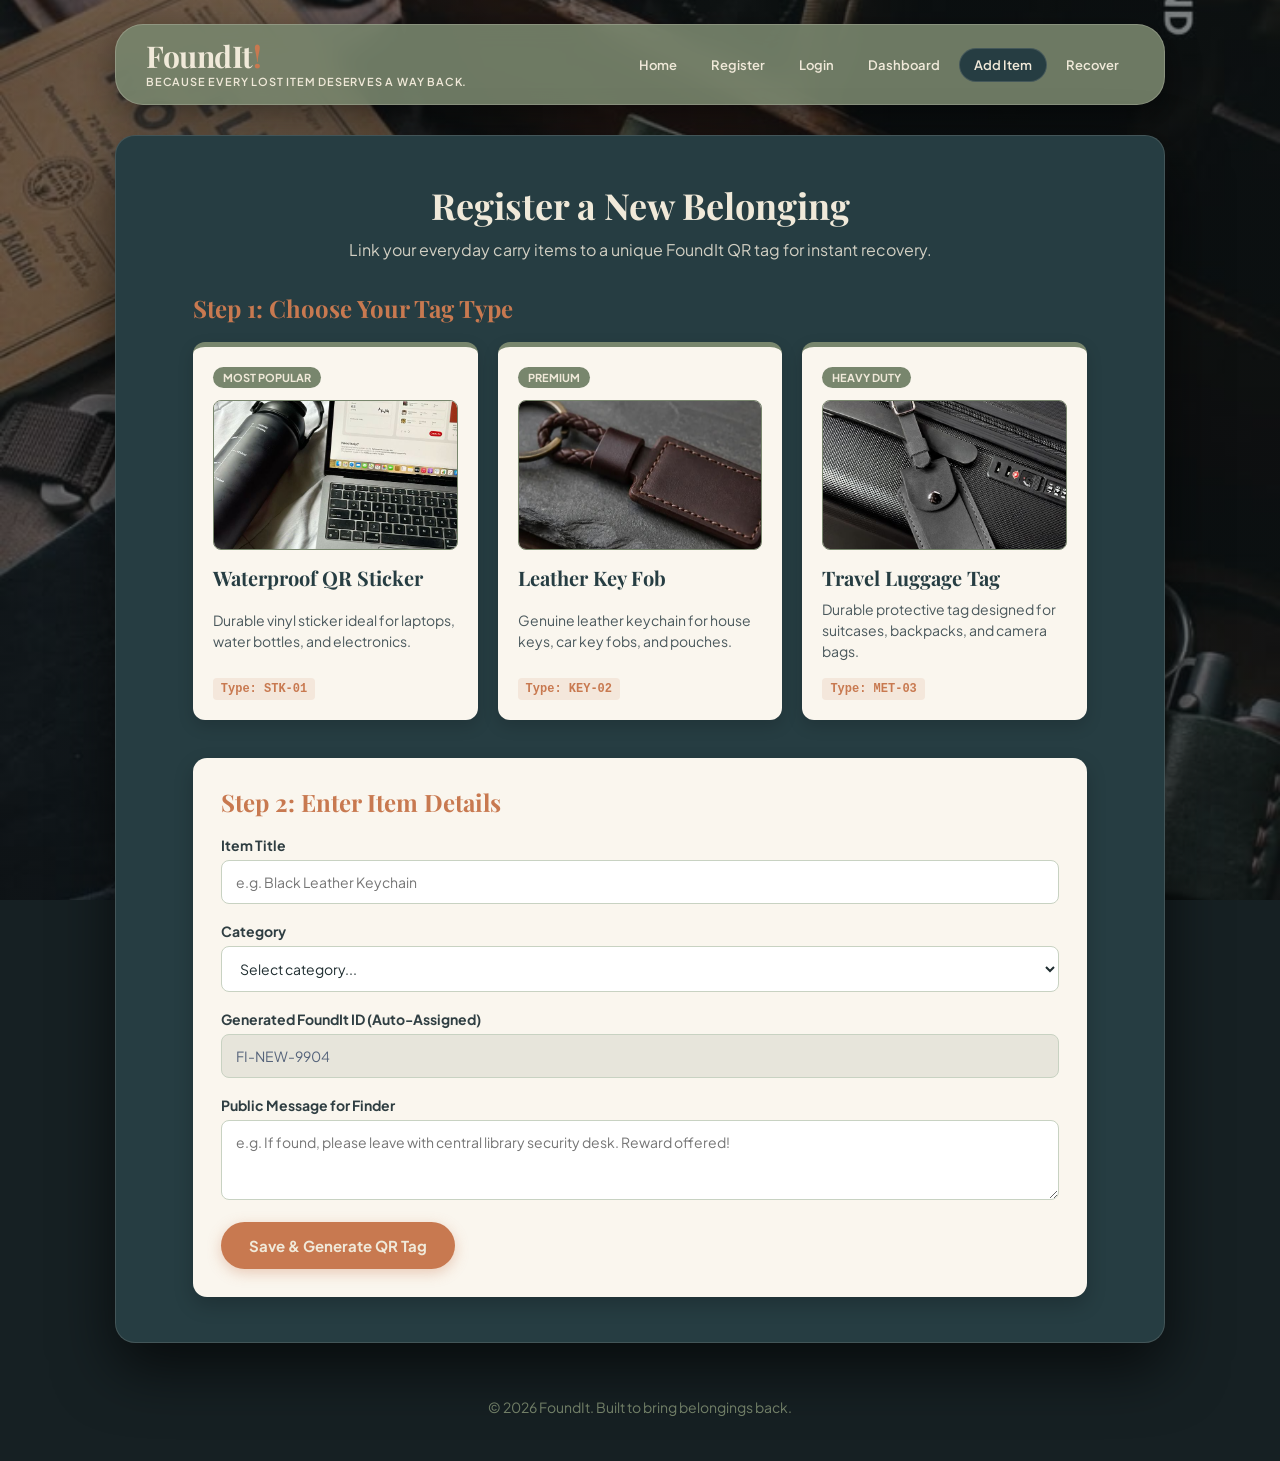
<file: add-item.html>
<!DOCTYPE html>
<html lang="en">
<head>
    <meta charset="UTF-8">
    <meta name="viewport" content="width=device-width, initial-scale=1.0">
    <title>FoundIt | Register New Item</title>
    <link rel="stylesheet" href="global.css">
    <link rel="stylesheet" href="add-item.css">
</head>
<body>

    <header>
        <div class="brand-group">
            <h1 id="logo">FoundIt<span>!</span></h1>
            <p class="tagline">Because every lost item deserves a way back.</p>
        </div>

        <nav>
            <a href="index.html">Home</a>
            <a href="register.html">Register</a>
            <a href="login.html">Login</a>
            <a href="dashboard.html">Dashboard</a>
            <a href="add-item.html" class="active">Add Item</a>
            <a href="recover.html">Recover</a>
        </nav>
    </header>

    <main>
        <section class="page-intro">
            <h2>Register a New Belonging</h2>
            <p>Link your everyday carry items to a unique FoundIt QR tag for instant recovery.</p>
        </section>

        <section class="tag-selection-section">
            <h3>Step 1: Choose Your Tag Type</h3>
            <div class="tag-grid">
                
                <figure class="tag-card">
                    <span class="tag-badge">Most Popular</span>
                    <img src="tag1.jpg" alt="Waterproof QR Sticker on laptop and water bottle">
                    <figcaption>
                        <h4>Waterproof QR Sticker</h4>
                        <p>Durable vinyl sticker ideal for laptops, water bottles, and electronics.</p>
                        <span class="tag-code">Type: STK-01</span>
                    </figcaption>
                </figure>

                <figure class="tag-card">
                    <span class="tag-badge">Premium</span>
                    <img src="tag2.jpg" alt="Leather Key Fob keychain">
                    <figcaption>
                        <h4>Leather Key Fob</h4>
                        <p>Genuine leather keychain for house keys, car key fobs, and pouches.</p>
                        <span class="tag-code">Type: KEY-02</span>
                    </figcaption>
                </figure>

                <figure class="tag-card">
                    <span class="tag-badge">Heavy Duty</span>
                    <img src="tag3.jpg" alt="Travel luggage tag attached to suitcase">
                    <figcaption>
                        <h4>Travel Luggage Tag</h4>
                        <p>Durable protective tag designed for suitcases, backpacks, and camera bags.</p>
                        <span class="tag-code">Type: MET-03</span>
                    </figcaption>
                </figure>

            </div>
        </section>

        <section class="form-section">
            <h3>Step 2: Enter Item Details</h3>
            <form action="dashboard.html" method="get">
                
                <label for="item-title">Item Title</label>
                <input type="text" id="item-title" name="item-title" 
                       placeholder="e.g. Black Leather Keychain" required minlength="3">

                <label for="item-category">Category</label>
                <select id="item-category" name="item-category" required>
                    <option value="" disabled selected>Select category...</option>
                    <option value="keys">Keys &amp; Keychains</option>
                    <option value="wallets">Wallets &amp; Bags</option>
                    <option value="electronics">Electronics &amp; Audio</option>
                    <option value="documents">IDs &amp; Cards</option>
                </select>

                <label for="assigned-id">Generated FoundIt ID (Auto-Assigned)</label>
                <input type="text" id="assigned-id" name="assigned-id" 
                       value="FI-NEW-9904" readonly>

                <label for="recovery-note">Public Message for Finder</label>
                <textarea id="recovery-note" name="recovery-note" rows="3" 
                          placeholder="e.g. If found, please leave with central library security desk. Reward offered!"></textarea>

                <button type="submit" class="submit-btn">Save &amp; Generate QR Tag</button>

            </form>
        </section>
    </main>

    <footer>
        <p>&copy; 2026 FoundIt. Built to bring belongings back.</p>
    </footer>

</body>
</html>
</file>
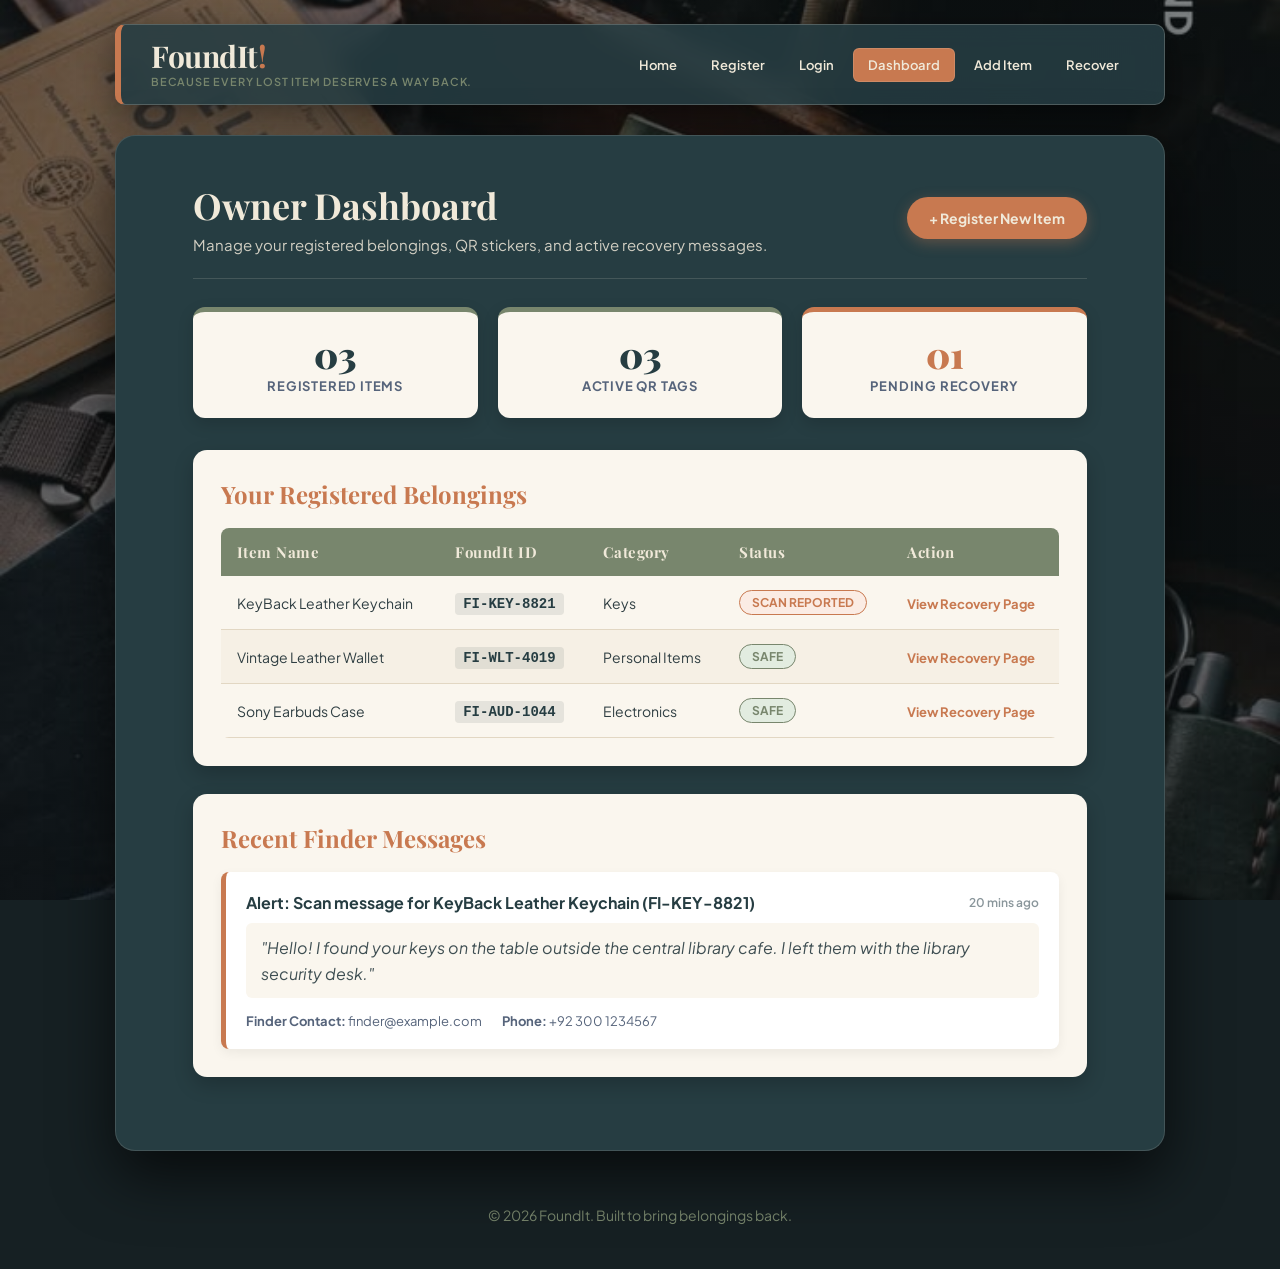
<file: dashboard.html>
<!DOCTYPE html>
<html lang="en">
<head>
    <meta charset="UTF-8">
    <meta name="viewport" content="width=device-width, initial-scale=1.0">
    <title>FoundIt | Owner Dashboard</title>
    <!-- Shared Brand Stylesheet -->
    <link rel="stylesheet" href="global.css">
    <!-- Dashboard Stylesheet -->
    <link rel="stylesheet" href="dashboard.css">
</head>
<body>

    <!-- Shared Navigation Header -->
    <header>
        <div class="brand-group">
            <h1 id="logo">FoundIt<span>!</span></h1>
            <p class="tagline">Because every lost item deserves a way back.</p>
        </div>

        
        <nav>
            <a href="index.html">Home</a>
            <a href="register.html">Register</a>
            <a href="login.html">Login</a>
            <a href="dashboard.html" class="active">Dashboard</a>
            <a href="add-item.html">Add Item</a>
            <a href="recover.html">Recover</a>
        </nav>
    </header>

    <!-- Main Content Area -->
    <main>
        <!-- Dashboard Welcome Section -->
        <section class="dashboard-header">
            <div>
                <h2>Owner Dashboard</h2>
                <p>Manage your registered belongings, QR stickers, and active recovery messages.</p>
            </div>
            <a href="add-item.html" class="add-button">+ Register New Item</a>
        </section>

        <!-- Summary Overview Cards -->
        <section class="stats-grid">
            <div class="stat-card">
                <span class="stat-number">03</span>
                <span class="stat-label">Registered Items</span>
            </div>
            <div class="stat-card">
                <span class="stat-number">03</span>
                <span class="stat-label">Active QR Tags</span>
            </div>
            <div class="stat-card highlight">
                <span class="stat-number">01</span>
                <span class="stat-label">Pending Recovery</span>
            </div>
        </section>

        <!-- Registered Belongings Table -->
        <section class="dashboard-section">
            <h3>Your Registered Belongings</h3>
            <div class="table-wrapper">
                <table>
                    <thead>
                        <tr>
                            <th>Item Name</th>
                            <th>FoundIt ID</th>
                            <th>Category</th>
                            <th>Status</th>
                            <th>Action</th>
                        </tr>
                    </thead>
                    <tbody>
                        <tr>
                            <td>KeyBack Leather Keychain</td>
                            <td><code>FI-KEY-8821</code></td>
                            <td>Keys</td>
                            <td><span class="status-badge pending">Scan Reported</span></td>
                            <td><a href="recover.html" class="table-link">View Recovery Page</a></td>
                        </tr>
                        <tr>
                            <td>Vintage Leather Wallet</td>
                            <td><code>FI-WLT-4019</code></td>
                            <td>Personal Items</td>
                            <td><span class="status-badge safe">Safe</span></td>
                            <td><a href="recover.html" class="table-link">View Recovery Page</a></td>
                        </tr>
                        <tr>
                            <td>Sony Earbuds Case</td>
                            <td><code>FI-AUD-1044</code></td>
                            <td>Electronics</td>
                            <td><span class="status-badge safe">Safe</span></td>
                            <td><a href="recover.html" class="table-link">View Recovery Page</a></td>
                        </tr>
                    </tbody>
                </table>
            </div>
        </section>

        <!-- Recent Recovery Alert Card -->
        <section class="dashboard-section">
            <h3>Recent Finder Messages</h3>
            <div class="message-card">
                <div class="message-header">
                    <h4>Alert: Scan message for KeyBack Leather Keychain (FI-KEY-8821)</h4>
                    <span class="message-time">20 mins ago</span>
                </div>
                <p class="message-body">
                    "Hello! I found your keys on the table outside the central library cafe. I left them with the library security desk."
                </p>
                <div class="message-contact">
                    <span><strong>Finder Contact:</strong> finder@example.com</span>
                    <span><strong>Phone:</strong> +92 300 1234567</span>
                </div>
            </div>
        </section>
    </main>

    <!-- Shared Footer -->
    <footer>
        <p>&copy; 2026 FoundIt. Built to bring belongings back.</p>
    </footer>

</body>
</html>
</file>
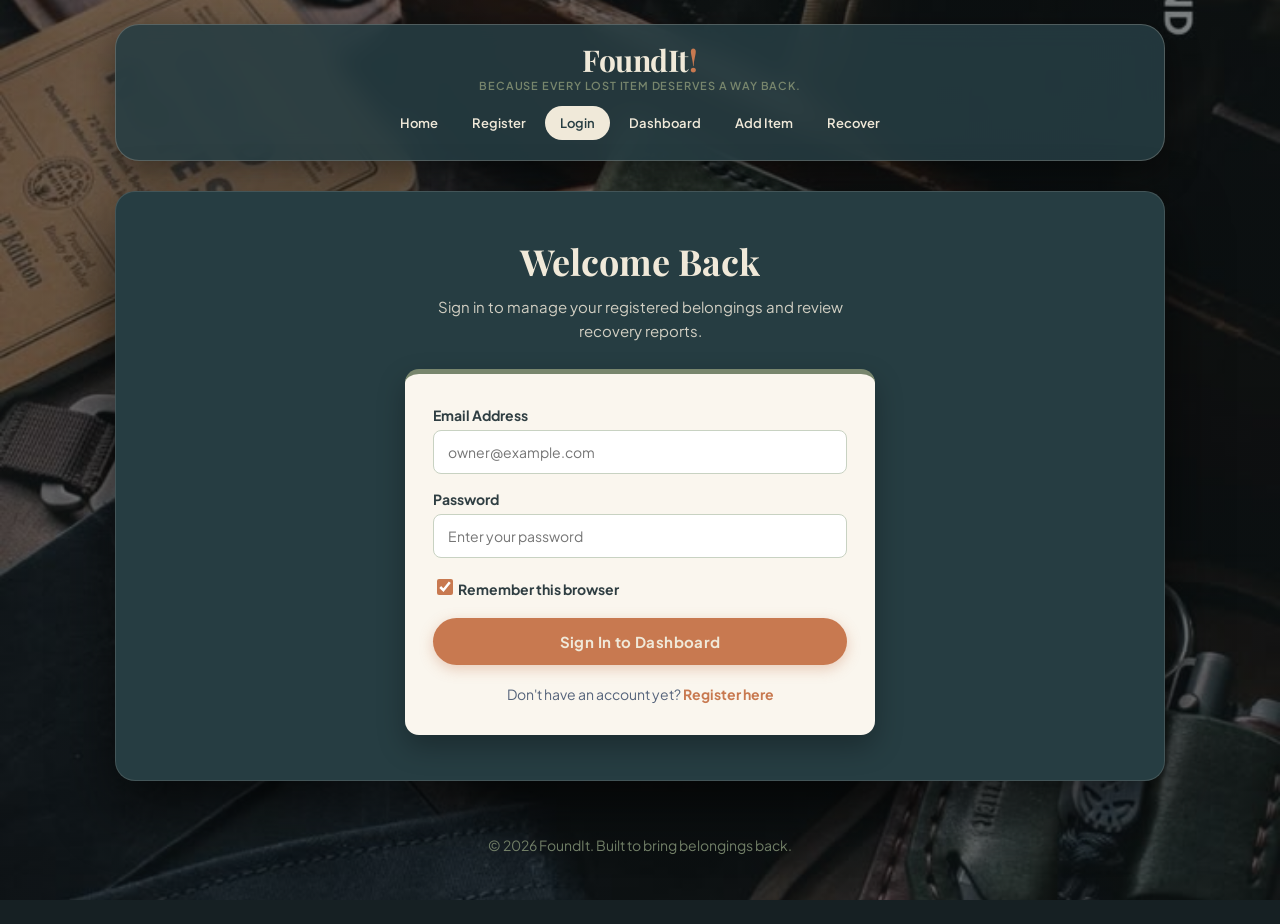
<file: login.html>
<!DOCTYPE html>
<html lang="en">
<head>
    <meta charset="UTF-8">
    <meta name="viewport" content="width=device-width, initial-scale=1.0">
    <title>FoundIt | Owner Login</title>
    <link rel="stylesheet" href="global.css">
    <link rel="stylesheet" href="auth.css">
</head>
<body>

    <header>
        <div class="brand-group">
            <h1 id="logo">FoundIt<span>!</span></h1>
            <p class="tagline">Because every lost item deserves a way back.</p>
        </div>

        <nav>
            <a href="index.html">Home</a>
            <a href="register.html">Register</a>
            <a href="login.html" class="active">Login</a>
            <a href="dashboard.html">Dashboard</a>
            <a href="add-item.html">Add Item</a>
            <a href="recover.html">Recover</a>
        </nav>
    </header>

    <main>
        <section class="auth-box">
            <div class="auth-header">
                <h2>Welcome Back</h2>
                <p>Sign in to manage your registered belongings and review recovery reports.</p>
            </div>

            <form id="login-form" action="dashboard.html" method="get" class="auth-form" novalidate>
                <label for="login-email">Email Address</label>
                <input type="email" id="login-email" name="email" 
                       placeholder="owner@example.com" required>

                <label for="login-password">Password</label>
                <input type="password" id="login-password" name="password" 
                       placeholder="Enter your password" minlength="8" required>

                <div class="form-options">
                    <label class="checkbox-label">
                        <input type="checkbox" name="remember" checked>
                        Remember this browser
                    </label>
                </div>

                <p id="login-feedback" class="form-feedback"></p>

                <button type="submit" class="auth-button">Sign In to Dashboard</button>

                <p class="auth-footer-text">
                    Don't have an account yet? <a href="register.html">Register here</a>
                </p>
            </form>
        </section>
    </main>

    <footer>
        <p>&copy; 2026 FoundIt. Built to bring belongings back.</p>
    </footer>

    <script src="login.js"></script>
</body>
</html>
</file>
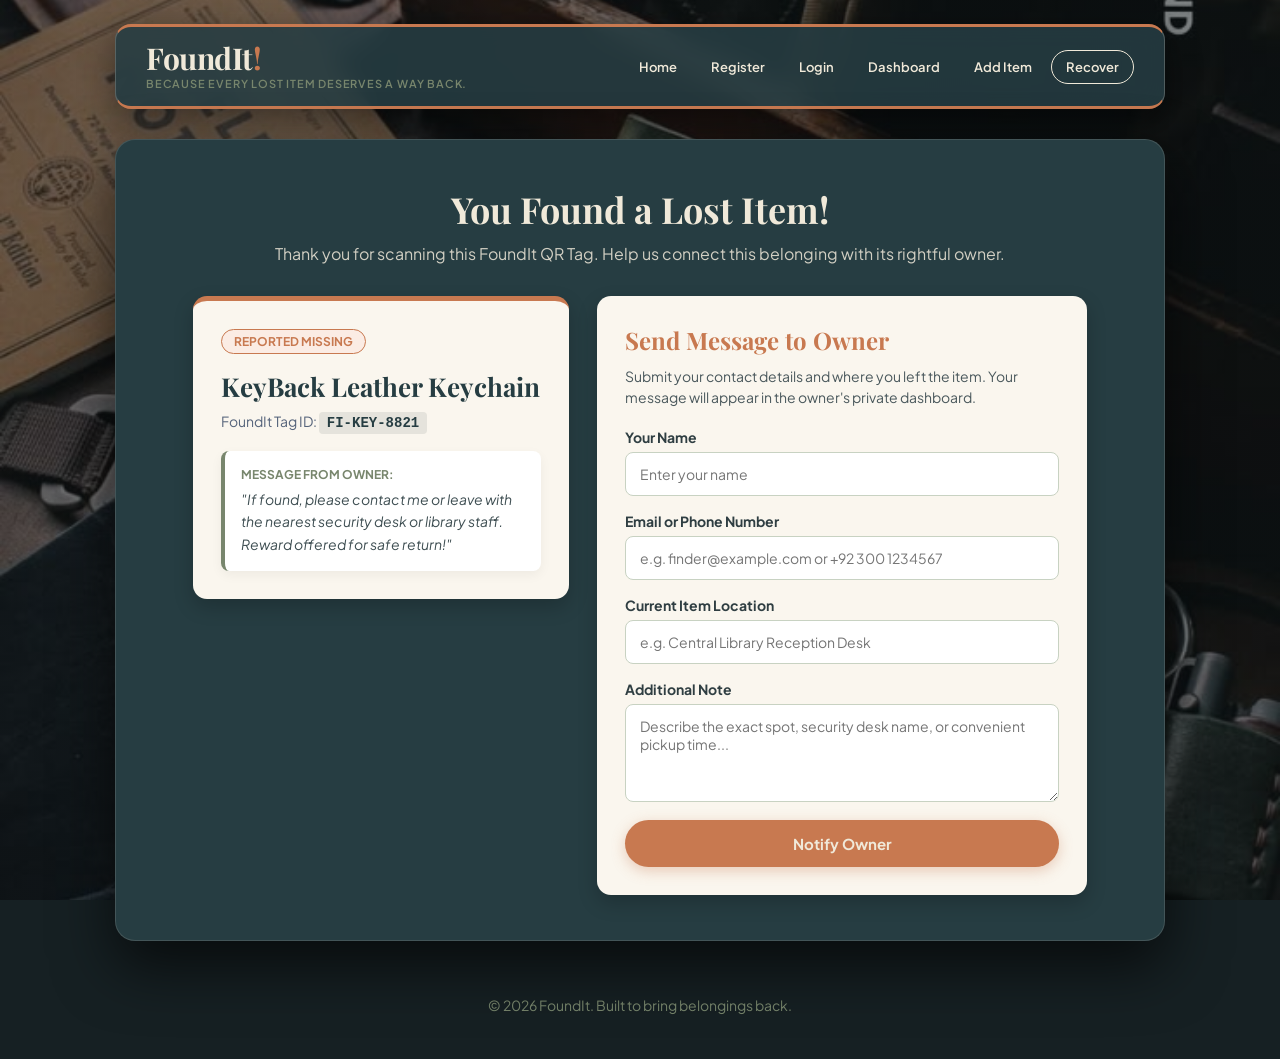
<file: recover.html>
<!DOCTYPE html>
<html lang="en">
<head>
    <meta charset="UTF-8">
    <meta name="viewport" content="width=device-width, initial-scale=1.0">
    <title>FoundIt | Public Item Recovery</title>
    <link rel="stylesheet" href="global.css">
    <link rel="stylesheet" href="recover.css">
</head>
<body>

    <header>
        <div class="brand-group">
            <h1 id="logo">FoundIt<span>!</span></h1>
            <p class="tagline">Because every lost item deserves a way back.</p>
        </div>

        <nav>
            <a href="index.html">Home</a>
            <a href="register.html">Register</a>
            <a href="login.html">Login</a>
            <a href="dashboard.html">Dashboard</a>
            <a href="add-item.html">Add Item</a>
            <a href="recover.html" class="active">Recover</a>
        </nav>
    </header>

    <main>
        <section class="recovery-intro">
            <h2>You Found a Lost Item!</h2>
            <p>Thank you for scanning this FoundIt QR Tag. Help us connect this belonging with its rightful owner.</p>
        </section>

        <section class="item-details-grid">
            <div class="item-card">
                <span class="status-badge alert">Reported Missing</span>
                <h3>KeyBack Leather Keychain</h3>
                <p class="tag-id">FoundIt Tag ID: <code>FI-KEY-8821</code></p>

                <div class="owner-message-box">
                    <p class="box-title">Message from Owner:</p>
                    <p class="box-content">
                        "If found, please contact me or leave with the nearest security desk or library staff. Reward offered for safe return!"
                    </p>
                </div>
            </div>

            <div class="finder-form-card">
                <h3>Send Message to Owner</h3>
                <p>Submit your contact details and where you left the item. Your message will appear in the owner's private dashboard.</p>

                <form id="recovery-form" action="dashboard.html" method="get" novalidate>
                    <label for="finder-name">Your Name</label>
                    <input type="text" id="finder-name" name="finder-name" 
                           placeholder="Enter your name" required minlength="2">

                    <label for="finder-contact">Email or Phone Number</label>
                    <input type="text" id="finder-contact" name="finder-contact" 
                           placeholder="e.g. finder@example.com or +92 300 1234567" required>

                    <label for="item-location">Current Item Location</label>
                    <input type="text" id="item-location" name="item-location" 
                           placeholder="e.g. Central Library Reception Desk" required>

                    <label for="finder-message">Additional Note</label>
                    <textarea id="finder-message" name="finder-message" rows="4" 
                              placeholder="Describe the exact spot, security desk name, or convenient pickup time..."></textarea>

                    <p id="form-feedback" class="form-feedback"></p>

                    <button type="submit" class="submit-btn">Notify Owner</button>
                </form>
            </div>
        </section>
    </main>

    <footer>
        <p>&copy; 2026 FoundIt. Built to bring belongings back.</p>
    </footer>

    <script src="recover.js"></script>
</body>
</html>
</file>
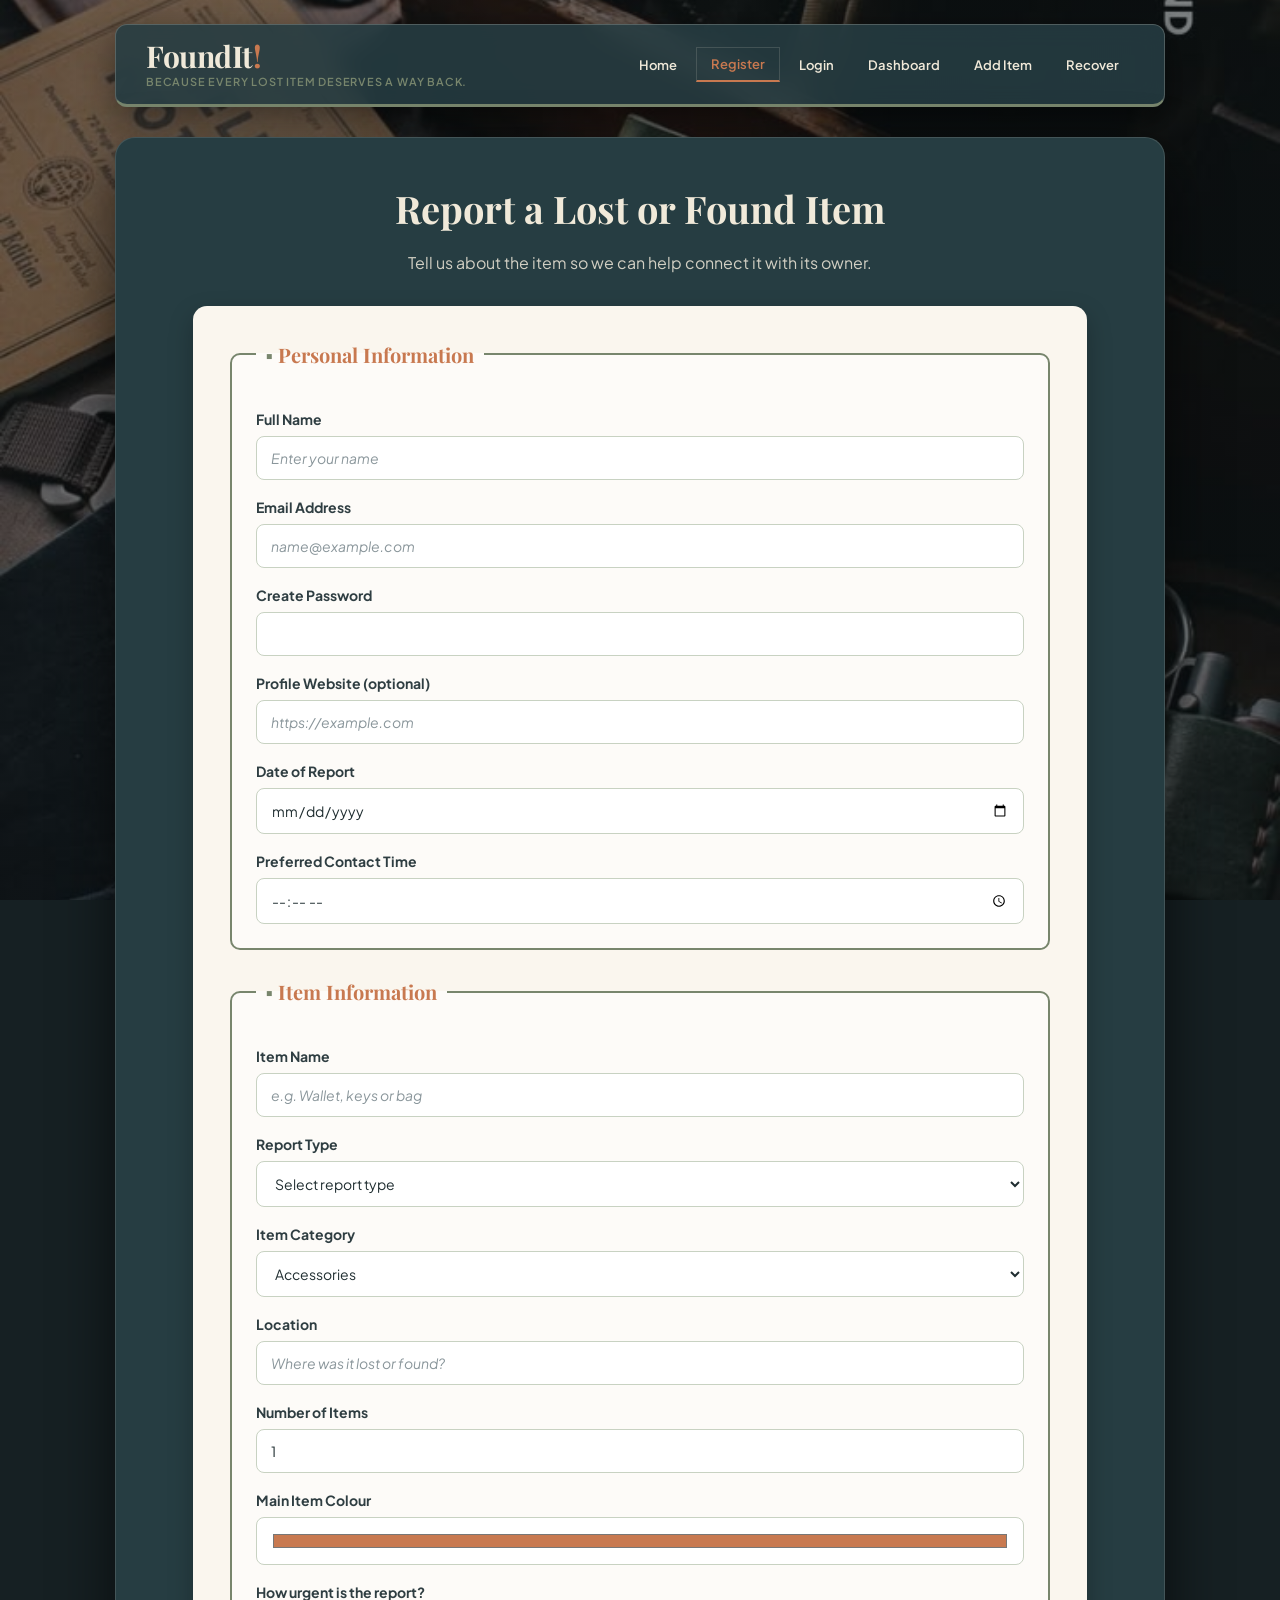
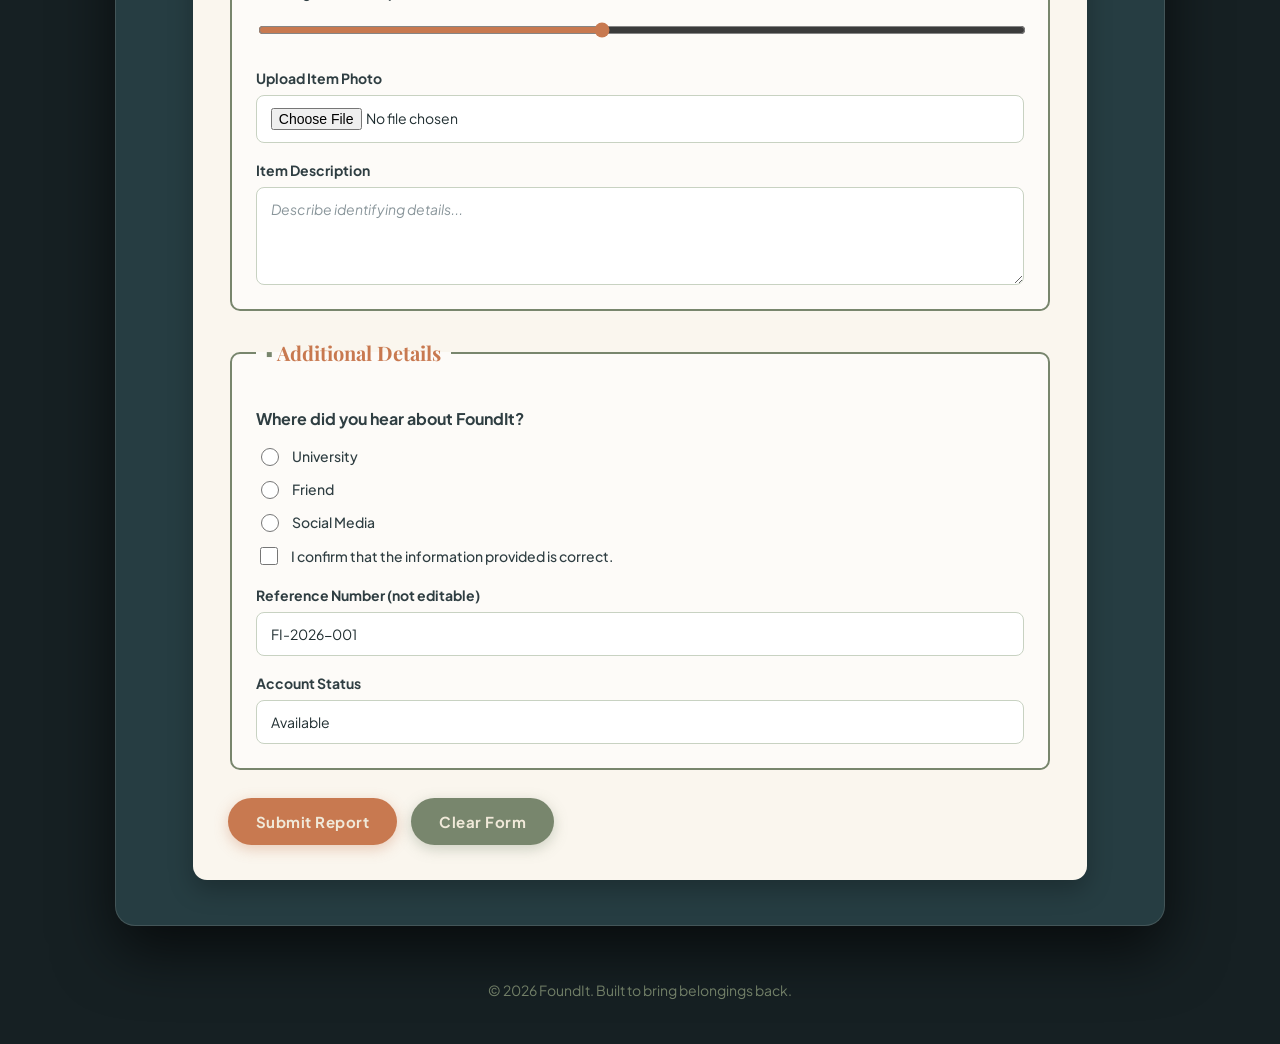
<file: register.html>
<!DOCTYPE html>
<html lang="en">
<head>
    <meta charset="UTF-8">
    <meta name="viewport" content="width=device-width, initial-scale=1.0">
    <title>FoundIt | Report an Item</title>
    <link rel="stylesheet" href="global.css">
    <link rel="stylesheet" href="register.css">
</head>
<body>

    <header>
        <div class="brand-group">
            <h1 id="logo">FoundIt<span>!</span></h1>
            <p class="tagline">Because every lost item deserves a way back.</p>
        </div>

        <nav>
            <a href="index.html">Home</a>
            <a href="register.html" class="active">Register</a>
            <a href="login.html">Login</a>
            <a href="dashboard.html">Dashboard</a>
            <a href="add-item.html">Add Item</a>
            <a href="recover.html">Recover</a>
        </nav>
    </header>

    <main>
        <section class="form-intro">
            <h2>Report a Lost or Found Item</h2>
            <p>Tell us about the item so we can help connect it with its owner.</p>
        </section>

        <form action="#" method="get">

            <fieldset>
                <legend>Personal Information</legend>

                <label for="fullname">Full Name</label>
                <input type="text" id="fullname" name="fullname"
                       placeholder="Enter your name"
                       minlength="3" maxlength="50" required>

                <label for="email">Email Address</label>
                <input type="email" id="email" name="email"
                       placeholder="name@example.com" required>

                <label for="password">Create Password</label>
                <input type="password" id="password" name="password"
                       minlength="8" required>

                <label for="website">Profile Website (optional)</label>
                <input type="url" id="website" name="website"
                       placeholder="https://example.com">

                <label for="reportdate">Date of Report</label>
                <input type="date" id="reportdate" name="reportdate" required>

                <label for="contacttime">Preferred Contact Time</label>
                <input type="time" id="contacttime" name="contacttime">

            </fieldset>

            <fieldset>
                <legend>Item Information</legend>

                <label for="itemname">Item Name</label>
                <input type="text" id="itemname" name="itemname"
                       placeholder="e.g. Wallet, keys or bag" required>

                <label for="itemtype">Report Type</label>
                <select id="itemtype" name="itemtype" required>
                    <option value="" selected disabled>Select report type</option>
                    <option value="lost">I lost an item</option>
                    <option value="found">I found an item</option>
                </select>

                <label for="category">Item Category</label>
                <select id="category" name="category">
                    <option value="accessories">Accessories</option>
                    <option value="electronics">Electronics</option>
                    <option value="bags">Bags</option>
                    <option value="documents">Cards and Documents</option>
                    <option value="other">Other</option>
                </select>

                <label for="location">Location</label>
                <input type="text" id="location" name="location"
                       placeholder="Where was it lost or found?" required>

                <label for="quantity">Number of Items</label>
                <input type="number" id="quantity" name="quantity"
                       min="1" max="10" value="1">

                <label for="itemcolor">Main Item Colour</label>
                <input type="color" id="itemcolor" name="itemcolor" value="#C87950">

                <label for="condition">How urgent is the report?</label>
                <input type="range" id="condition" name="condition"
                       min="1" max="10" value="5">

                <label for="itemphoto">Upload Item Photo</label>
                <input type="file" id="itemphoto" name="itemphoto"
                       accept="image/*">

                <label for="description">Item Description</label>
                <textarea id="description" name="description"
                          rows="4" maxlength="300"
                          placeholder="Describe identifying details..."></textarea>

            </fieldset>

            <fieldset>
                <legend>Additional Details</legend>

                <p class="question">Where did you hear about FoundIt?</p>

                <label class="choice">
                    <input type="radio" name="source" value="university" required>
                    University
                </label>

                <label class="choice">
                    <input type="radio" name="source" value="friend">
                    Friend
                </label>

                <label class="choice">
                    <input type="radio" name="source" value="social">
                    Social Media
                </label>

                <label class="choice">
                    <input type="checkbox" name="agreement" required>
                    I confirm that the information provided is correct.
                </label>

                <label for="reference">Reference Number (not editable)</label>
                <input type="text" id="reference" value="FI-2026-001" readonly>

                <label for="accountstatus">Account Status</label>
                <input type="text" id="accountstatus" value="Available" disabled>

            </fieldset>

            <div class="form-buttons">
                <button type="submit">Submit Report</button>
                <button type="reset" class="reset-button">Clear Form</button>
            </div>

        </form>
    </main>

    <footer>
        <p>&copy; 2026 FoundIt. Built to bring belongings back.</p>
    </footer>

</body>
</html>
</file>
<file: global.css>
/* FOUNDIT - GLOBAL BRAND STYLESHEET (global.css)*/

/* 1. Typography Imports */
@import url('https://fonts.googleapis.com/css2?family=Playfair+Display:ital,wght@0,700;0,900;1,700&family=Plus+Jakarta+Sans:wght@400;600;700&display=swap');

/* 2. Global CSS Palette Variables */
:root {
    --color-slate-panel: #263D42;   /* Dark Slate Teal - Main Cards & Panels */
    --color-sage: #78866D;          /* Deep Sage - Subheadings & Borders */
    --color-cream: #F0E9D9;         /* Warm Cream - Backgrounds & Primary Text */
    --color-cream-card: #FAF6EE;    /* Inner Off-White Surface Fills */
    --color-terracotta: #C87950;    /* Terracotta - Action Buttons & Highlights */
    --color-terracotta-hover: #b0653d;
    --font-heading: 'Playfair Display', Georgia, serif;
    --font-body: 'Plus Jakarta Sans', Arial, sans-serif;
}

* {
    box-sizing: border-box;
}

/* 3. Global Body Canvas */
body {
    margin: 0;
    padding: 0;
    font-family: var(--font-body);
    color: var(--color-cream);
    background-color: #162023;
    background-image: 
        linear-gradient(rgba(18, 26, 28, 0.55), rgba(18, 26, 28, 0.55)),
        url('bg-edc.jpg');
    background-size: cover;
    background-position: center;
    background-attachment: fixed;
    min-height: 100vh;
}

/* 4. Shared Floating Glass Navigation Header */
header {
    max-width: 1050px;
    margin: 24px auto 0 auto;
    padding: 16px 30px;
    display: flex;
    justify-content: space-between;
    align-items: center;
    background: rgba(38, 61, 66, 0.88);
    backdrop-filter: blur(12px);
    -webkit-backdrop-filter: blur(12px);
    border: 1px solid rgba(240, 233, 217, 0.22);
    border-radius: 50px;
    box-shadow: 0 12px 35px rgba(0, 0, 0, 0.45);
    animation: headerFade 1.0s ease-out forwards;
}

.brand-group {
    display: flex;
    flex-direction: column;
}

#logo {
    margin: 0;
    font-family: var(--font-heading);
    font-size: 30px;
    line-height: 1;
    letter-spacing: -0.5px;
    color: var(--color-cream);
}

#logo span {
    color: var(--color-terracotta);
}

.tagline {
    color: var(--color-sage);
    margin: 4px 0 0 0;
    font-size: 11px;
    font-weight: 600;
    text-transform: uppercase;
    letter-spacing: 0.8px;
}

nav {
    display: flex;
    align-items: center;
    gap: 4px;
    flex-wrap: wrap;
}

nav a {
    color: var(--color-cream);
    text-decoration: none;
    font-size: 13px;
    font-weight: 600;
    padding: 8px 14px;
    border-radius: 20px;
    border: 1px solid transparent;
    transition: all 0.25s ease;
}

nav a:hover,
nav a.active {
    background-color: var(--color-sage);
    color: var(--color-cream);
    border-color: rgba(240, 233, 217, 0.15);
}

/* 5. Shared Main Floating Container */
main {
    max-width: 1050px;
    margin: 30px auto 40px auto;
    background-color: var(--color-slate-panel);
    padding: 45px 6%;
    border-radius: 20px;
    box-shadow: 0 25px 60px rgba(0, 0, 0, 0.65);
    border: 1px solid rgba(240, 233, 217, 0.14);
    opacity: 0;
    animation: slateReveal 1.8s cubic-bezier(0.16, 1, 0.3, 1) 1.2s forwards;
}

/* 6. Keyframe Animations */
@keyframes slateReveal {
    0% {
        opacity: 0;
        transform: translateY(60px) scale(0.96);
    }
    100% {
        opacity: 1;
        transform: translateY(0) scale(1);
    }
}

@keyframes headerFade {
    0% {
        opacity: 0;
        transform: translateY(-25px);
    }
    100% {
        opacity: 1;
        transform: translateY(0);
    }
}

/* 7. Shared Footer */
footer {
    max-width: 1050px;
    margin: 0 auto 30px auto;
    text-align: center;
    padding: 15px;
}

footer p {
    margin: 0;
    font-size: 14px;
    color: var(--color-sage);
}

/* 8. Global Responsiveness */
@media (max-width: 768px) {
    header {
        flex-direction: column;
        border-radius: 24px;
        padding: 18px 20px;
        gap: 14px;
        margin: 15px 15px 0 15px;
    }

    nav {
        justify-content: center;
    }

    main {
        margin: 15px 15px 30px 15px;
        padding: 30px 20px;
    }
}
</file>
<file: add-item.css>
header {
    background: rgba(120, 134, 109, 0.9);
    border-radius: 28px;
}

.tagline {
    color: var(--color-cream);
}

nav a.active {
    background-color: var(--color-slate-panel);
    color: var(--color-cream);
}

.page-intro {
    text-align: center;
    margin-bottom: 32px;
}

.page-intro h2 {
    font-family: var(--font-heading);
    font-size: 36px;
    color: var(--color-cream);
    margin: 0 0 10px;
}

.page-intro p {
    color: rgba(240, 233, 217, 0.85);
    font-size: 16px;
    margin: 0;
}

.tag-selection-section {
    margin-bottom: 38px;
}

.tag-selection-section h3,
.form-section h3 {
    font-family: var(--font-heading);
    color: var(--color-terracotta);
    font-size: 24px;
    margin: 0 0 18px;
}

.tag-grid {
    display: grid;
    grid-template-columns: repeat(auto-fit, minmax(240px, 1fr));
    gap: 20px;
}

.tag-card {
    margin: 0;
    background-color: var(--color-cream-card);
    color: #1F2D30;
    padding: 20px;
    border-radius: 12px;
    border-top: 5px solid var(--color-sage);
    box-shadow: 0 6px 16px rgba(0, 0, 0, 0.15);
    transition: 0.3s ease;
    display: flex;
    flex-direction: column;
    animation: cardAppear 0.9s ease-out forwards;
}

@keyframes cardAppear {
    0% {
        opacity: 0;
        transform: translateY(18px);
    }
    100% {
        opacity: 1;
        transform: translateY(0);
    }
}

.tag-card:hover {
    transform: translateY(-6px);
    box-shadow: 0 14px 28px rgba(0, 0, 0, 0.3);
}

.tag-badge {
    align-self: flex-start;
    background-color: var(--color-sage);
    color: var(--color-cream);
    font-size: 11px;
    font-weight: 700;
    text-transform: uppercase;
    padding: 4px 10px;
    border-radius: 12px;
    margin-bottom: 12px;
}

.tag-card img {
    width: 100%;
    height: 150px;
    object-fit: cover;
    border-radius: 8px;
    margin-bottom: 14px;
    border: 1.5px solid var(--color-sage);
}

figcaption {
    display: flex;
    flex-direction: column;
    flex: 1;
    justify-content: space-between;
}

.tag-card h4 {
    font-family: var(--font-heading);
    font-size: 20px;
    margin: 0 0 8px;
    color: var(--color-slate-panel);
}

.tag-card p {
    font-size: 14px;
    color: #4A585C;
    line-height: 1.5;
    margin: 0 0 16px;
}

.tag-code {
    font-family: monospace;
    font-size: 12px;
    font-weight: 700;
    color: var(--color-terracotta);
    background-color: rgba(200, 121, 80, 0.12);
    padding: 4px 8px;
    border-radius: 4px;
    width: fit-content;
}

.form-section {
    background-color: var(--color-cream-card);
    color: #1F2D30;
    padding: 28px;
    border-radius: 14px;
    box-shadow: 0 8px 20px rgba(0, 0, 0, 0.2);
}

.form-section label {
    display: block;
    font-weight: 700;
    font-size: 14px;
    margin: 18px 0 6px;
    color: #2F3E42;
}

.form-section label:first-of-type {
    margin-top: 0;
}

.form-section input,
.form-section select,
.form-section textarea {
    display: block;
    width: 100%;
    padding: 12px 14px;
    border: 1.5px solid #C8D2C2;
    border-radius: 8px;
    font-family: var(--font-body);
    font-size: 14px;
    background-color: #FFFFFF;
    color: #1F2D30;
    transition: 0.2s ease;
}

.form-section input:focus,
.form-section select:focus,
.form-section textarea:focus {
    outline: none;
    border-color: var(--color-terracotta);
    box-shadow: 0 0 0 4px rgba(200, 121, 80, 0.25);
}

.form-section input[readonly] {
    background-color: rgba(120, 134, 109, 0.15);
    color: #56647B;
}

.submit-btn {
    margin-top: 22px;
    background-color: var(--color-terracotta);
    color: var(--color-cream);
    border: none;
    padding: 14px 28px;
    border-radius: 30px;
    cursor: pointer;
    font-family: var(--font-body);
    font-size: 15px;
    font-weight: 700;
    box-shadow: 0 4px 14px rgba(200, 121, 80, 0.35);
    transition: 0.25s ease;
}

.submit-btn:hover {
    background-color: var(--color-terracotta-hover);
    transform: translateY(-2px);
    box-shadow: 0 8px 20px rgba(200, 121, 80, 0.45);
}

@media (max-width: 900px) {
    .tag-grid {
        grid-template-columns: repeat(auto-fit, minmax(210px, 1fr));
    }
}

@media (max-width: 600px) {
    .tag-grid {
        grid-template-columns: 1fr;
    }

    .form-section {
        padding: 20px 15px;
    }
}
</file>
<file: dashboard.css>
header {
    border-radius: 10px;
    border-left: 6px solid var(--color-terracotta);
}

nav a {
    border-radius: 6px;
}

nav a.active {
    background-color: var(--color-terracotta);
    color: var(--color-cream);
}

.dashboard-header {
    display: flex;
    justify-content: space-between;
    align-items: center;
    flex-wrap: wrap;
    gap: 16px;
    padding-bottom: 24px;
    border-bottom: 1px solid rgba(240, 233, 217, 0.15);
    margin-bottom: 28px;
}

.dashboard-header h2 {
    font-family: var(--font-heading);
    font-size: 36px;
    color: var(--color-cream);
    margin: 0 0 6px;
}

.dashboard-header p {
    color: rgba(240, 233, 217, 0.85);
    margin: 0;
    font-size: 15px;
}

.add-button {
    background-color: var(--color-terracotta);
    color: var(--color-cream);
    text-decoration: none;
    font-weight: 700;
    font-size: 14px;
    padding: 12px 22px;
    border-radius: 30px;
    box-shadow: 0 4px 14px rgba(200, 121, 80, 0.35);
    transition: 0.25s ease;
}

.add-button:hover {
    background-color: var(--color-terracotta-hover);
    transform: translateY(-2px);
    box-shadow: 0 8px 20px rgba(200, 121, 80, 0.45);
}

.stats-grid {
    display: flex;
    justify-content: space-between;
    align-items: stretch;
    gap: 20px;
    margin-bottom: 32px;
    flex-wrap: wrap;
}

.stat-card {
    flex: 1;
    min-width: 190px;
    background-color: var(--color-cream-card);
    color: #1F2D30;
    padding: 24px 18px;
    border-radius: 12px;
    border-top: 5px solid var(--color-sage);
    box-shadow: 0 6px 16px rgba(0, 0, 0, 0.15);
    display: flex;
    flex-direction: column;
    align-items: center;
    justify-content: center;
    text-align: center;
    transition: 0.3s ease;
}

.stat-card:hover {
    transform: translateY(-5px);
    box-shadow: 0 14px 26px rgba(0, 0, 0, 0.28);
}

.stat-card.highlight {
    border-top-color: var(--color-terracotta);
}

.stat-number {
    font-family: var(--font-heading);
    font-size: 36px;
    font-weight: 900;
    color: var(--color-slate-panel);
    line-height: 1;
    margin-bottom: 6px;
}

.stat-card.highlight .stat-number {
    color: var(--color-terracotta);
}

.stat-label {
    font-size: 13px;
    font-weight: 700;
    text-transform: uppercase;
    letter-spacing: 0.8px;
    color: #56647B;
}

.dashboard-section {
    background-color: var(--color-cream-card);
    color: #1F2D30;
    padding: 28px;
    border-radius: 14px;
    margin-bottom: 28px;
    box-shadow: 0 8px 20px rgba(0, 0, 0, 0.2);
}

.dashboard-section h3 {
    font-family: var(--font-heading);
    color: var(--color-terracotta);
    font-size: 24px;
    margin: 0 0 18px;
}

.table-wrapper {
    overflow-x: auto;
}

table {
    width: 100%;
    border-collapse: separate;
    border-spacing: 0;
    border-radius: 8px;
    overflow: hidden;
}

th, td {
    padding: 14px 16px;
    text-align: left;
}

th {
    background-color: var(--color-sage);
    color: var(--color-cream);
    font-family: var(--font-heading);
    font-size: 15px;
    letter-spacing: 0.5px;
}

td {
    border-bottom: 1px solid #E2D7C3;
    color: #2F3E42;
    font-size: 14px;
}

tr:nth-child(even) td {
    background-color: rgba(240, 233, 217, 0.45);
}

code {
    background-color: rgba(38, 61, 66, 0.1);
    padding: 3px 8px;
    border-radius: 4px;
    font-family: monospace;
    color: var(--color-slate-panel);
    font-weight: 700;
}

.status-badge {
    display: inline-block;
    padding: 4px 12px;
    border-radius: 20px;
    font-size: 12px;
    font-weight: 700;
    text-transform: uppercase;
}

.status-badge.safe {
    background-color: #E2ECE0;
    color: var(--color-sage);
    border: 1px solid var(--color-sage);
}

.status-badge.pending {
    background-color: #FBECE4;
    color: var(--color-terracotta);
    border: 1px solid var(--color-terracotta);
}

.table-link {
    color: var(--color-terracotta);
    font-weight: 700;
    text-decoration: none;
    font-size: 13px;
}

.table-link:hover {
    text-decoration: underline;
}

.message-card {
    background-color: #FFFFFF;
    border-left: 5px solid var(--color-terracotta);
    padding: 20px;
    border-radius: 8px;
    box-shadow: 0 4px 12px rgba(0, 0, 0, 0.06);
}

.message-header {
    display: flex;
    justify-content: space-between;
    align-items: center;
    flex-wrap: wrap;
    gap: 10px;
    margin-bottom: 10px;
}

.message-header h4 {
    margin: 0;
    font-size: 16px;
    color: var(--color-slate-panel);
}

.message-time {
    font-size: 12px;
    color: #8A969B;
    font-weight: 600;
}

.message-body {
    font-style: italic;
    color: #3E4E52;
    line-height: 1.6;
    margin: 0 0 15px;
    background-color: #FAF6EE;
    padding: 12px 15px;
    border-radius: 6px;
}

.message-contact {
    display: flex;
    gap: 20px;
    flex-wrap: wrap;
    font-size: 13px;
    color: #56647B;
}

@media (max-width: 900px) {
    .dashboard-header h2 {
        font-size: 32px;
    }

    .stat-card {
        min-width: 160px;
    }
}

@media (max-width: 600px) {
    .dashboard-header {
        flex-direction: column;
        align-items: flex-start;
    }

    .stats-grid {
        flex-direction: column;
    }

    .stat-card {
        width: 100%;
    }

    .dashboard-section {
        padding: 20px 15px;
    }
}
</file>
<file: auth.css>
header {
    flex-direction: column;
    text-align: center;
    gap: 14px;
    border-radius: 24px;
    padding: 20px 30px;
}

.brand-group {
    align-items: center;
}

nav a.active {
    background-color: var(--color-cream);
    color: var(--color-slate-panel);
}

.auth-box {
    max-width: 470px;
    margin: 0 auto;
}

.auth-header {
    text-align: center;
    margin-bottom: 26px;
}

.auth-header h2 {
    font-family: var(--font-heading);
    font-size: 36px;
    color: var(--color-cream);
    margin: 0 0 10px;
}

.auth-header p {
    color: rgba(240, 233, 217, 0.85);
    font-size: 15px;
    line-height: 1.6;
    margin: 0;
}

.auth-form {
    background-color: var(--color-cream-card);
    color: #1F2D30;
    padding: 32px 28px;
    border-radius: 14px;
    box-shadow: 0 12px 28px rgba(0, 0, 0, 0.28);
    border-top: 5px solid var(--color-sage);
}

.auth-form label {
    display: block;
    font-weight: 700;
    font-size: 14px;
    margin: 16px 0 6px;
    color: #2F3E42;
}

.auth-form label:first-of-type {
    margin-top: 0;
}

.auth-form input[type="email"],
.auth-form input[type="password"] {
    display: block;
    width: 100%;
    padding: 12px 14px;
    border: 1.5px solid #C8D2C2;
    border-radius: 8px;
    font-family: var(--font-body);
    font-size: 14px;
    background-color: #FFFFFF;
    color: #1F2D30;
    transition: 0.2s ease;
}

.auth-form input:focus {
    outline: none;
    border-color: var(--color-terracotta);
    box-shadow: 0 0 0 4px rgba(200, 121, 80, 0.25);
}

.auth-form input:required:valid {
    border-left: 5px solid var(--color-sage);
}

.form-options {
    margin: 18px 0 20px;
}

.checkbox-label {
    display: flex;
    align-items: center;
    gap: 8px;
    font-size: 14px;
    font-weight: 500;
    cursor: pointer;
}

.checkbox-label input {
    accent-color: var(--color-terracotta);
    width: 16px;
    height: 16px;
}

.auth-form .form-feedback {
    display: none;
    margin: 0 0 16px;
    padding: 10px 14px;
    border-radius: 8px;
    font-size: 13px;
    font-weight: 700;
}

.auth-form .form-feedback.error {
    display: block;
    background-color: #FBECE4;
    color: #A84A24;
    border-left: 4px solid var(--color-terracotta);
}

.auth-form .form-feedback.success {
    display: block;
    background-color: #E2ECE0;
    color: #46543D;
    border-left: 4px solid var(--color-sage);
}

.auth-button {
    width: 100%;
    background-color: var(--color-terracotta);
    color: var(--color-cream);
    border: none;
    padding: 14px 20px;
    border-radius: 30px;
    cursor: pointer;
    font-family: var(--font-body);
    font-size: 15px;
    font-weight: 700;
    letter-spacing: 0.4px;
    box-shadow: 0 4px 14px rgba(200, 121, 80, 0.35);
    transition: 0.25s ease;
}

.auth-button:hover {
    background-color: var(--color-terracotta-hover);
    transform: translateY(-2px);
    box-shadow: 0 8px 20px rgba(200, 121, 80, 0.45);
}

.auth-footer-text {
    text-align: center;
    margin: 20px 0 0;
    font-size: 14px;
    color: #56647B;
}

.auth-footer-text a {
    color: var(--color-terracotta);
    font-weight: 700;
    text-decoration: none;
}

.auth-footer-text a:hover {
    text-decoration: underline;
}

@media (max-width: 900px) {
    .auth-box {
        max-width: 440px;
    }
}

@media (max-width: 600px) {
    .auth-form {
        padding: 24px 18px;
    }

    .auth-header h2 {
        font-size: 30px;
    }
}
</file>
<file: recover.css>
header {
    border-radius: 16px;
    border-top: 3px solid var(--color-terracotta);
    border-bottom: 3px solid var(--color-terracotta);
}

nav a.active {
    background-color: transparent;
    border: 1.5px solid var(--color-cream);
    color: var(--color-cream);
}

.recovery-intro {
    text-align: center;
    margin-bottom: 32px;
}

.recovery-intro h2 {
    font-family: var(--font-heading);
    font-size: 36px;
    color: var(--color-cream);
    margin: 0 0 10px;
}

.recovery-intro p {
    color: rgba(240, 233, 217, 0.85);
    font-size: 16px;
    margin: 0;
}

.item-details-grid {
    display: grid;
    grid-template-columns: 1fr 1.3fr;
    gap: 28px;
    align-items: start;
}

.item-card {
    display: flex;
    flex-direction: column;
    background-color: var(--color-cream-card);
    color: #1F2D30;
    padding: 28px;
    border-radius: 14px;
    border-top: 5px solid var(--color-terracotta);
    box-shadow: 0 8px 20px rgba(0, 0, 0, 0.2);
}

.status-badge.alert {
    align-self: flex-start;
    display: inline-block;
    background-color: #FBECE4;
    color: var(--color-terracotta);
    border: 1px solid var(--color-terracotta);
    padding: 4px 12px;
    border-radius: 20px;
    font-size: 12px;
    font-weight: 700;
    text-transform: uppercase;
    margin-bottom: 15px;
}

.item-card h3 {
    font-family: var(--font-heading);
    font-size: 26px;
    margin: 0 0 8px;
    color: var(--color-slate-panel);
}

.tag-id {
    font-size: 14px;
    color: #56647B;
    margin: 0 0 20px;
}

.tag-id code {
    background-color: rgba(38, 61, 66, 0.1);
    padding: 3px 8px;
    border-radius: 4px;
    font-family: monospace;
    color: var(--color-slate-panel);
    font-weight: 700;
}

.owner-message-box {
    background-color: #FFFFFF;
    border-left: 4px solid var(--color-sage);
    padding: 16px;
    border-radius: 8px;
    box-shadow: 0 4px 12px rgba(0, 0, 0, 0.05);
}

.box-title {
    font-size: 12px;
    font-weight: 700;
    text-transform: uppercase;
    color: var(--color-sage);
    margin: 0 0 6px;
}

.box-content {
    font-style: italic;
    color: #3E4E52;
    line-height: 1.6;
    margin: 0;
    font-size: 14px;
}

.finder-form-card {
    background-color: var(--color-cream-card);
    color: #1F2D30;
    padding: 28px;
    border-radius: 14px;
    box-shadow: 0 8px 20px rgba(0, 0, 0, 0.2);
}

.finder-form-card h3 {
    font-family: var(--font-heading);
    font-size: 24px;
    color: var(--color-terracotta);
    margin: 0 0 10px;
}

.finder-form-card p {
    font-size: 14px;
    color: #4A585C;
    line-height: 1.5;
    margin: 0 0 20px;
}

.finder-form-card label {
    display: block;
    font-weight: 700;
    font-size: 14px;
    margin: 16px 0 6px;
    color: #2F3E42;
}

.finder-form-card label:first-of-type {
    margin-top: 0;
}

.finder-form-card input,
.finder-form-card textarea {
    display: block;
    width: 100%;
    padding: 12px 14px;
    border: 1.5px solid #C8D2C2;
    border-radius: 8px;
    font-family: var(--font-body);
    font-size: 14px;
    background-color: #FFFFFF;
    color: #1F2D30;
    transition: 0.2s ease;
}

.finder-form-card input:focus,
.finder-form-card textarea:focus {
    outline: none;
    border-color: var(--color-terracotta);
    box-shadow: 0 0 0 4px rgba(200, 121, 80, 0.25);
}

.finder-form-card .form-feedback {
    display: none;
    margin: 16px 0 0;
    padding: 10px 14px;
    border-radius: 8px;
    font-size: 13px;
    font-weight: 700;
}

.finder-form-card .form-feedback.error {
    display: block;
    background-color: #FBECE4;
    color: #A84A24;
    border-left: 4px solid var(--color-terracotta);
}

.finder-form-card .form-feedback.success {
    display: block;
    background-color: #E2ECE0;
    color: #46543D;
    border-left: 4px solid var(--color-sage);
}

.submit-btn {
    margin-top: 18px;
    width: 100%;
    background-color: var(--color-terracotta);
    color: var(--color-cream);
    border: none;
    padding: 14px 20px;
    border-radius: 30px;
    cursor: pointer;
    font-family: var(--font-body);
    font-size: 15px;
    font-weight: 700;
    box-shadow: 0 4px 14px rgba(200, 121, 80, 0.35);
    transition: 0.25s ease;
}

.submit-btn:hover {
    background-color: var(--color-terracotta-hover);
    transform: translateY(-2px);
    box-shadow: 0 8px 20px rgba(200, 121, 80, 0.45);
}

@media (max-width: 900px) {
    .item-details-grid {
        grid-template-columns: 1fr;
    }
}

@media (max-width: 600px) {
    .recovery-intro h2 {
        font-size: 28px;
    }

    .item-card,
    .finder-form-card {
        padding: 22px 18px;
    }
}
</file>
<file: register.css>
/*REGISTRATION PAGE STYLESHEET (register.css) */

/* Page Navbar Styl */

header {
    border-radius: 12px;
    border-bottom: 3px solid var(--color-sage);
}

nav a {
    border-radius: 6px;
}

nav a.active {
    background-color: transparent;
    color: var(--color-terracotta);
    border-bottom: 2px solid var(--color-terracotta);
    border-radius: 0;
}

/* Form Introductory Container */
.form-intro {
    text-align: center;
    margin-bottom: 30px;
}

.form-intro h2 {
    font-family: var(--font-heading);
    font-size: 38px;
    color: var(--color-cream);
    margin-top: 0;
    margin-bottom: 10px;
}

.form-intro p {
    color: rgba(240, 233, 217, 0.85);
    font-size: 16px;
    line-height: 1.6;
}

/* Inner Form Card */
form {
    background-color: var(--color-cream-card);
    color: #1F2D30;
    padding: 35px;
    border-radius: 14px;
    box-shadow: 0 10px 25px rgba(0, 0, 0, 0.25);
}

fieldset {
    border: 2px solid var(--color-sage);
    border-radius: 10px;
    padding: 24px;
    margin-bottom: 28px;
    background-color: rgba(255, 255, 255, 0.6);
}

legend {
    color: var(--color-terracotta);
    font-family: var(--font-heading);
    font-weight: 700;
    font-size: 20px;
    padding: 0 10px;
}

/*fieldset legends */
legend::before {
    content: "▪ ";
    color: var(--color-sage);
}

label {
    display: block;
    margin-top: 18px;
    margin-bottom: 8px;
    font-weight: 700;
    font-size: 14px;
    color: #2F3E42;
}

/*Form Input Control Styling */
input:not([type="radio"]):not([type="checkbox"]),
select,
textarea {
    display: block;
    width: 100%;
    padding: 12px 14px;
    border: 1.5px solid #C8D2C2;
    border-radius: 8px;
    font-family: var(--font-body);
    font-size: 14px;
    background-color: #FFFFFF;
    color: #1F2D30;
    transition: border-color 0.2s ease, box-shadow 0.2s ease;
}

input::placeholder,
textarea::placeholder {
    color: #8A969B;
    font-style: italic;
}

input[type="color"] {
    height: 48px;
    padding: 4px;
    cursor: pointer;
}

input[type="range"] {
    accent-color: var(--color-terracotta);
}

input[type="file"] {
    background-color: rgba(240, 233, 217, 0.4);
}

input:focus,
select:focus,
textarea:focus {
    outline: none;
    border-color: var(--color-terracotta);
    box-shadow: 0 0 0 4px rgba(200, 121, 80, 0.25);
}

input:required:valid,
select:required:valid,
textarea:required:valid {
    border-left: 5px solid var(--color-sage);
}

input:invalid:focus {
    border-color: #C85050;
    box-shadow: 0 0 0 4px rgba(200, 80, 80, 0.2);
}

input[readonly] {
    background-color: rgba(120, 134, 109, 0.15);
    color: #56647B;
    border-color: #D2DACD;
}

input:disabled {
    background-color: rgba(0, 0, 0, 0.08);
    color: #8A969B;
    cursor: not-allowed;
    border-color: #D2DACD;
}

.question {
    font-weight: 700;
    margin-top: 18px;
    color: #2F3E42;
}

label.choice {
    display: flex;
    align-items: center;
    gap: 10px;
    font-weight: 500;
    margin-top: 12px;
    cursor: pointer;
}

label.choice input {
    accent-color: var(--color-terracotta);
    width: 18px;
    height: 18px;
}

textarea {
    resize: vertical;
}

/*Action Buttons */
.form-buttons {
    display: flex;
    gap: 14px;
    flex-wrap: wrap;
    margin-top: 10px;
}

button {
    background-color: var(--color-terracotta);
    color: var(--color-cream);
    border: none;
    padding: 14px 28px;
    border-radius: 30px;
    cursor: pointer;
    font-family: var(--font-body);
    font-size: 15px;
    font-weight: 700;
    letter-spacing: 0.5px;
    box-shadow: 0 4px 14px rgba(200, 121, 80, 0.35);
    transition: all 0.25s ease;
}

button:hover {
    background-color: var(--color-terracotta-hover);
    transform: translateY(-2px);
    box-shadow: 0 8px 20px rgba(200, 121, 80, 0.45);
}

button.reset-button {
    background-color: var(--color-sage);
    box-shadow: 0 4px 14px rgba(120, 134, 109, 0.35);
}

button.reset-button:hover {
    background-color: #637059;
    box-shadow: 0 8px 20px rgba(120, 134, 109, 0.45);
}

/*Tablet Responsiveness */
@media (max-width: 900px) {
    form {
        padding: 28px 22px;
    }
}

/* Mobile Responsiveness */
@media (max-width: 600px) {
    form {
        padding: 20px 15px;
    }

    fieldset {
        padding: 15px;
    }

    .form-intro h2 {
        font-size: 28px;
    }
}
</file>
